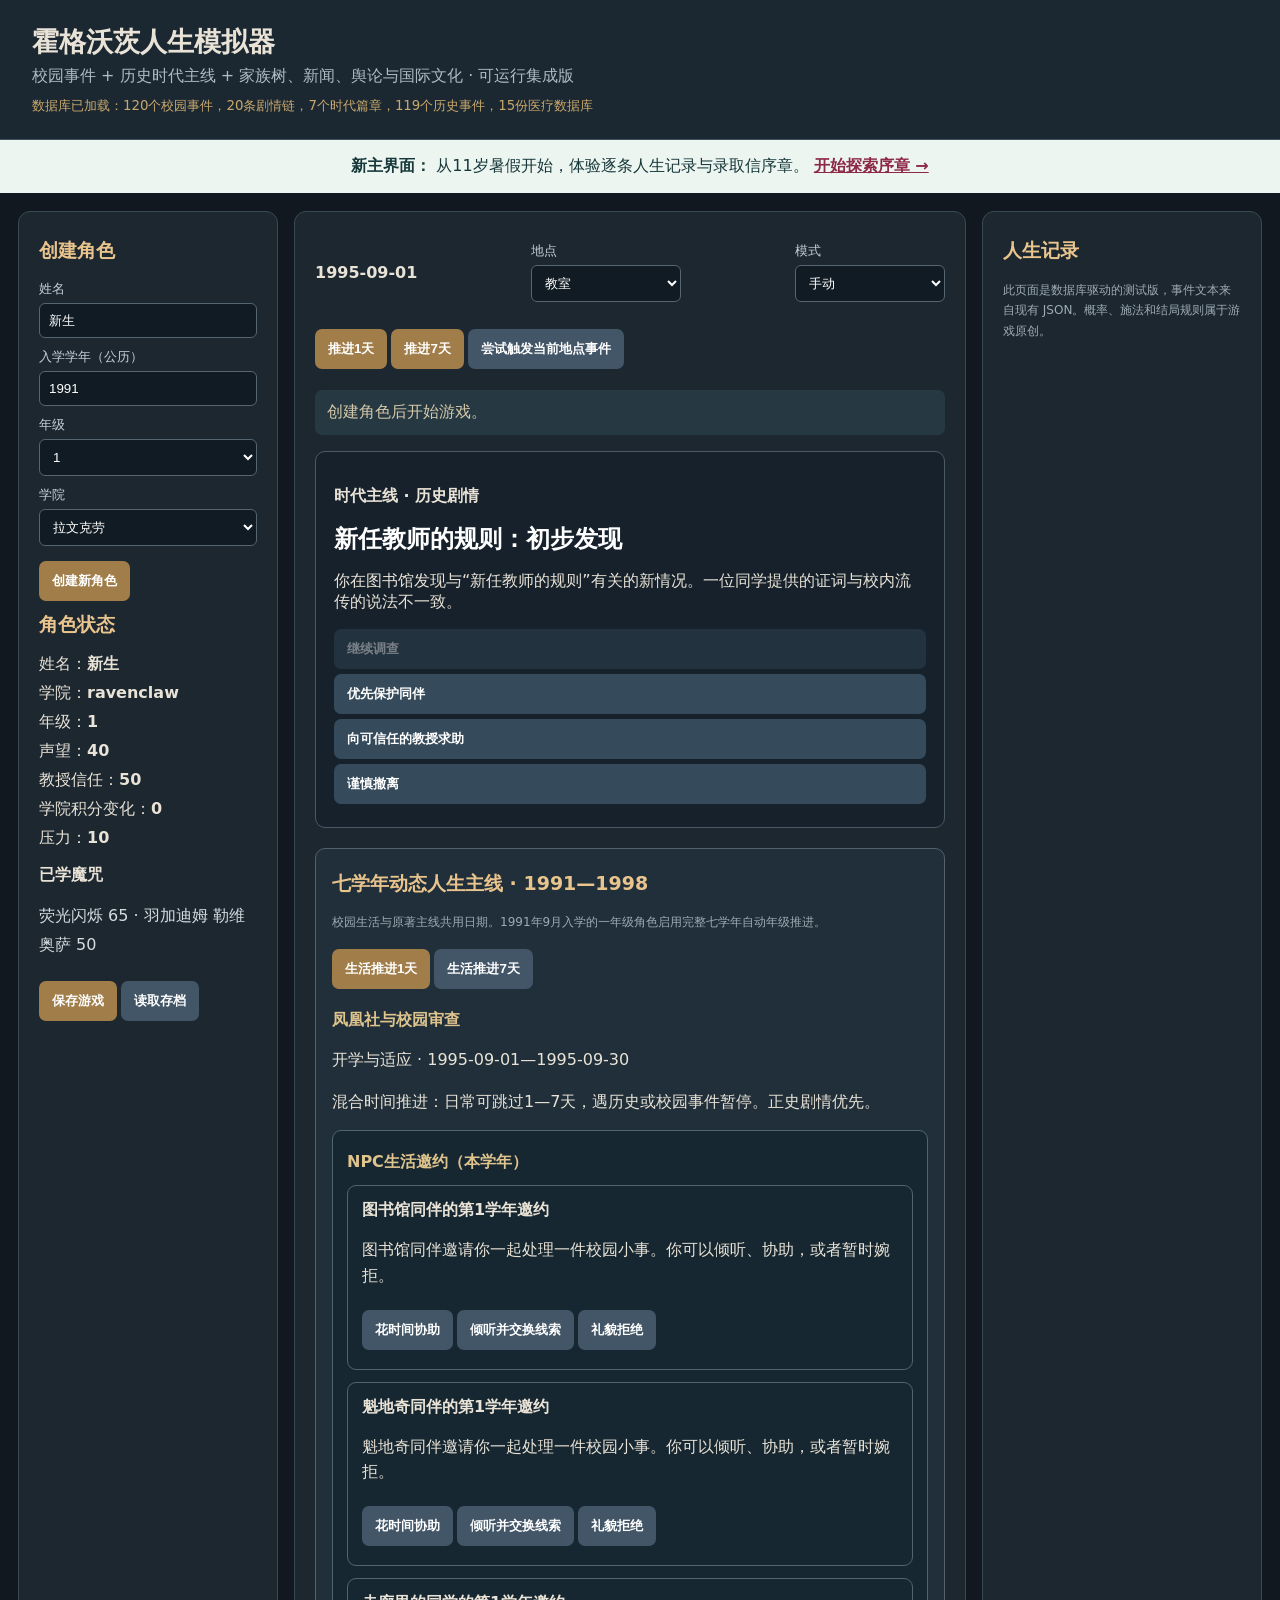
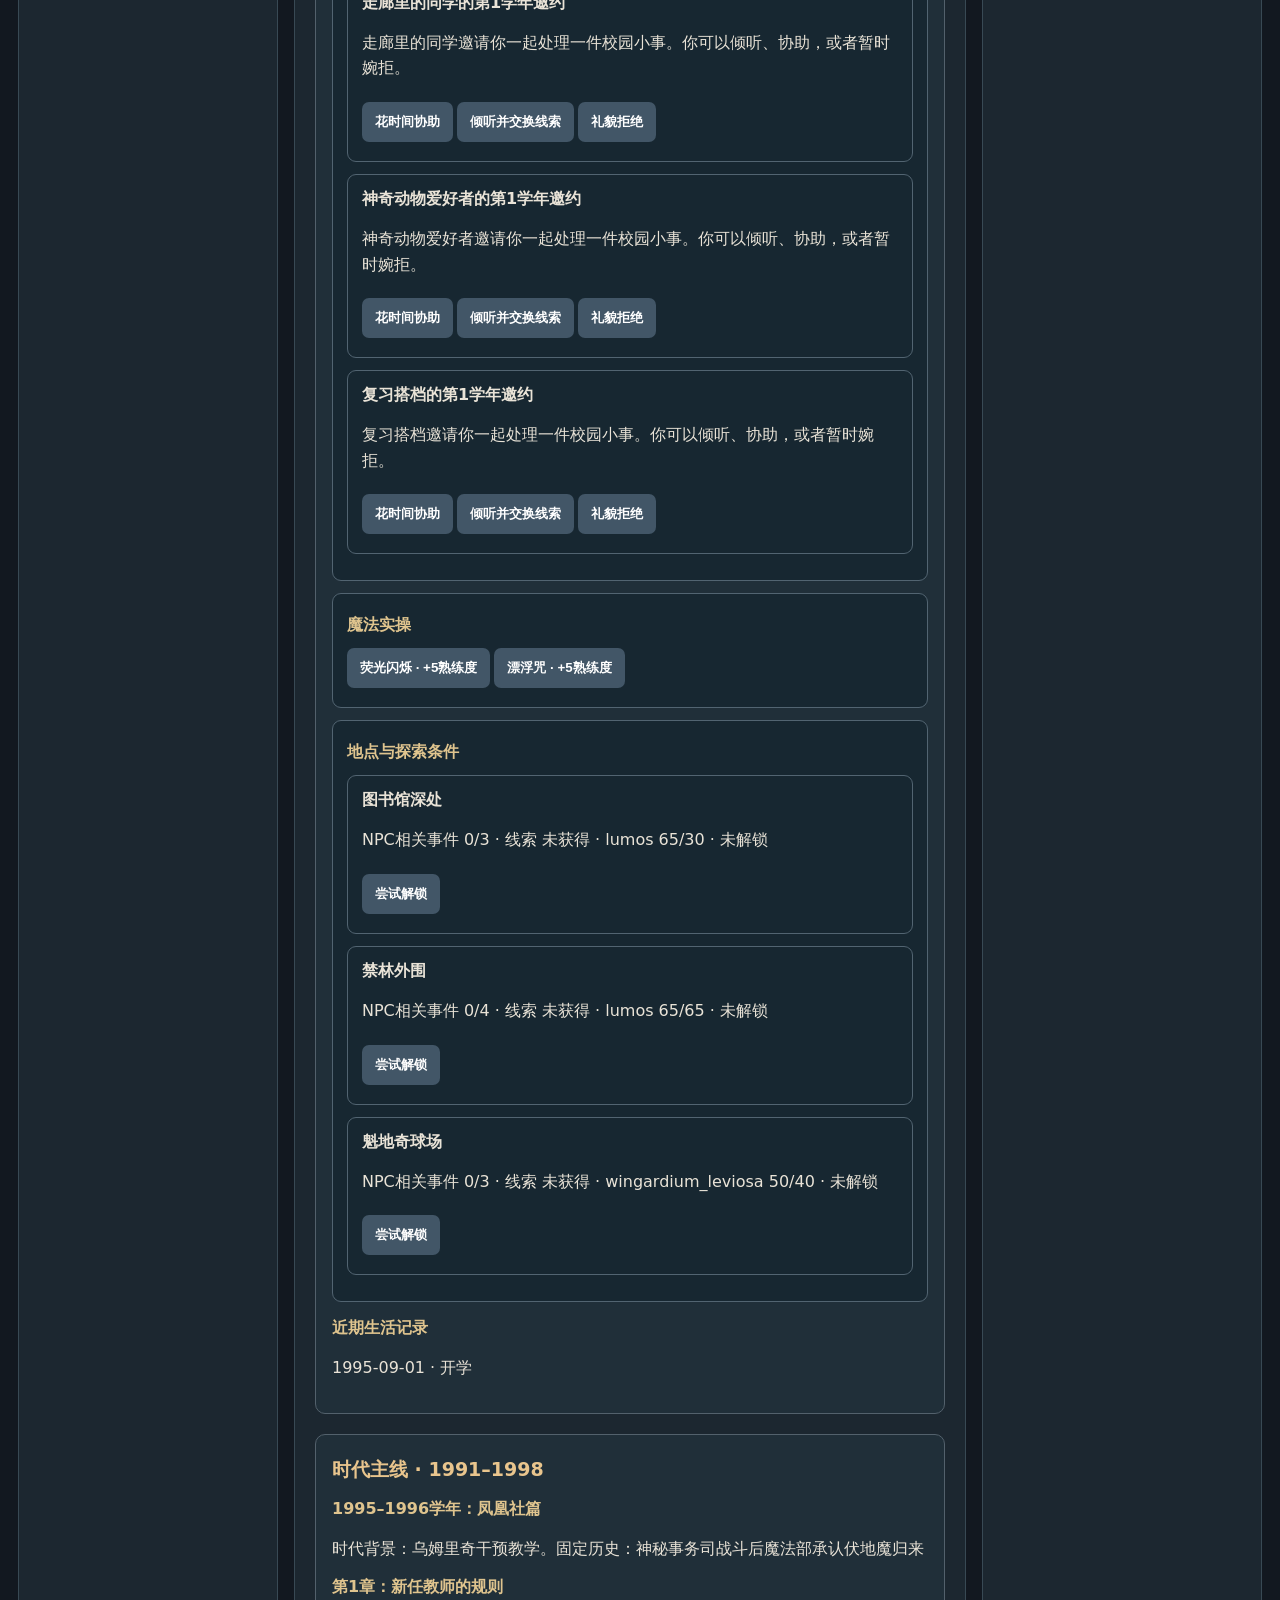
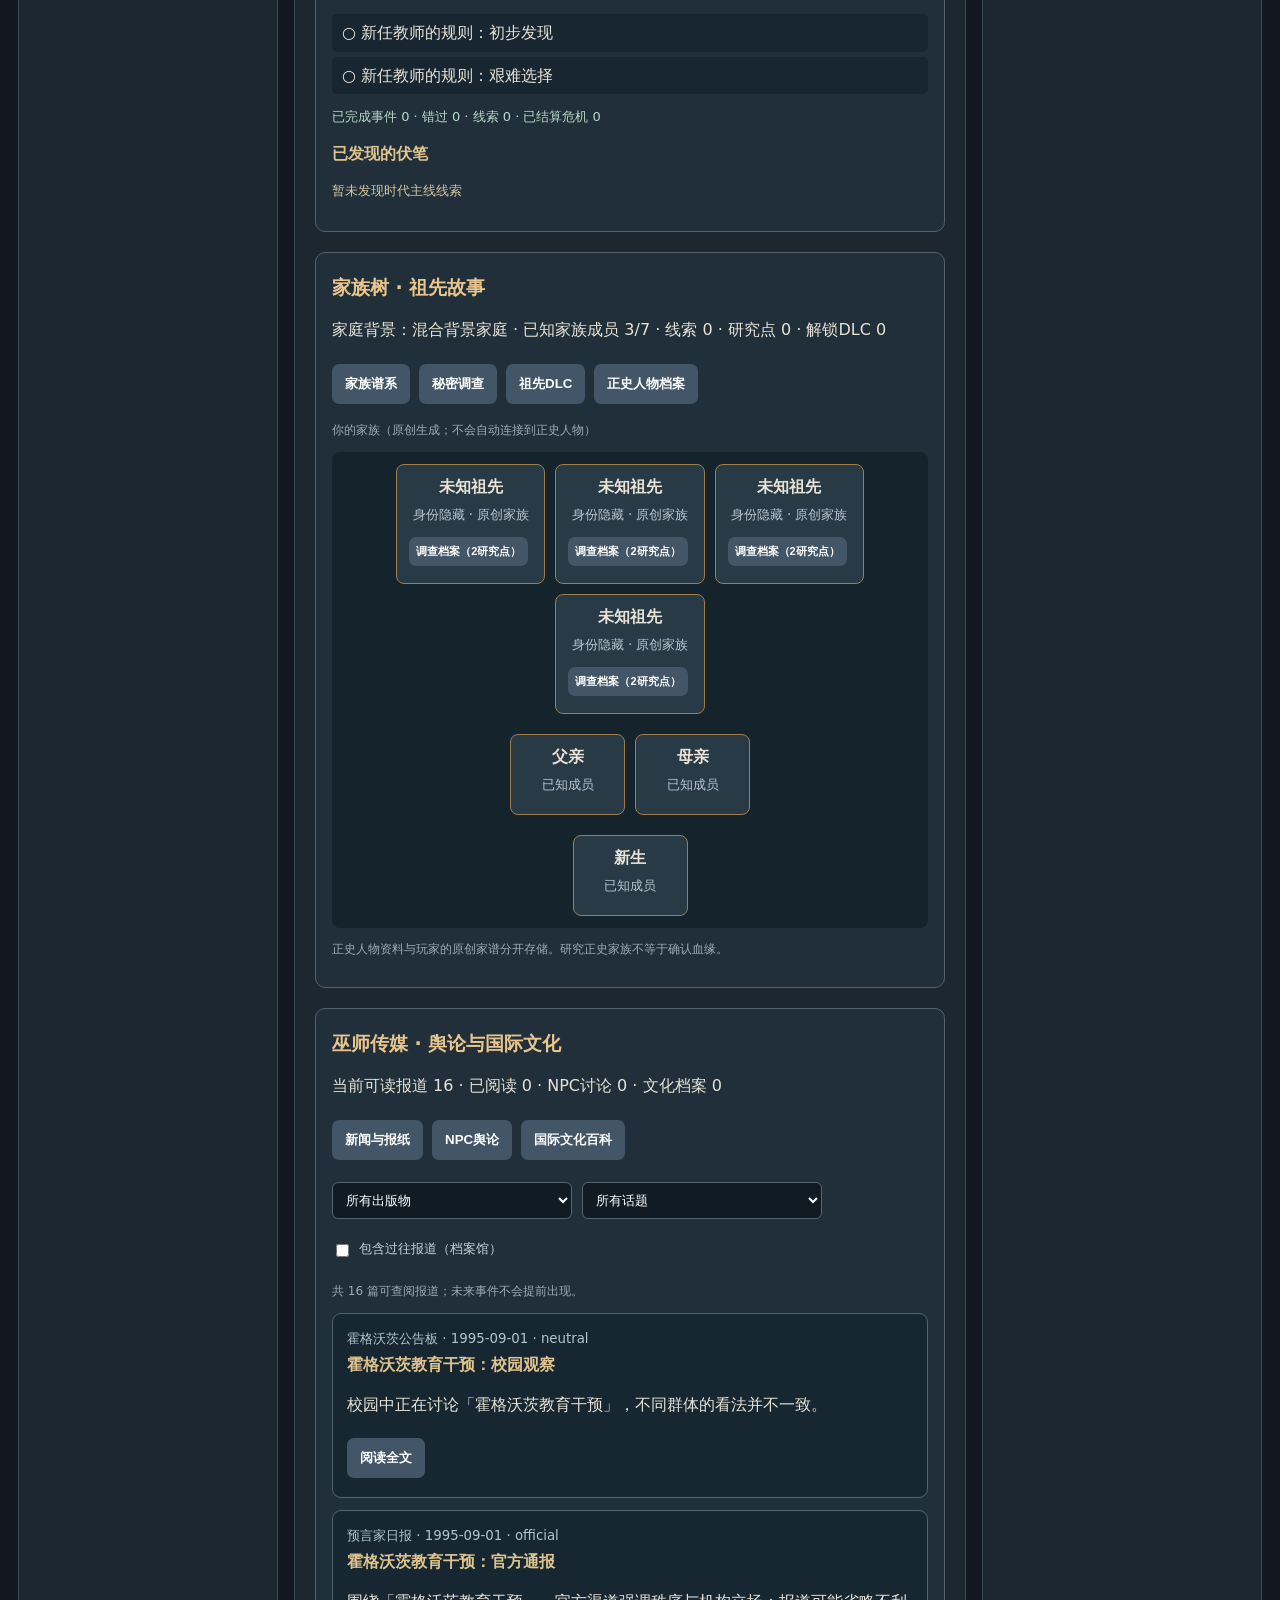
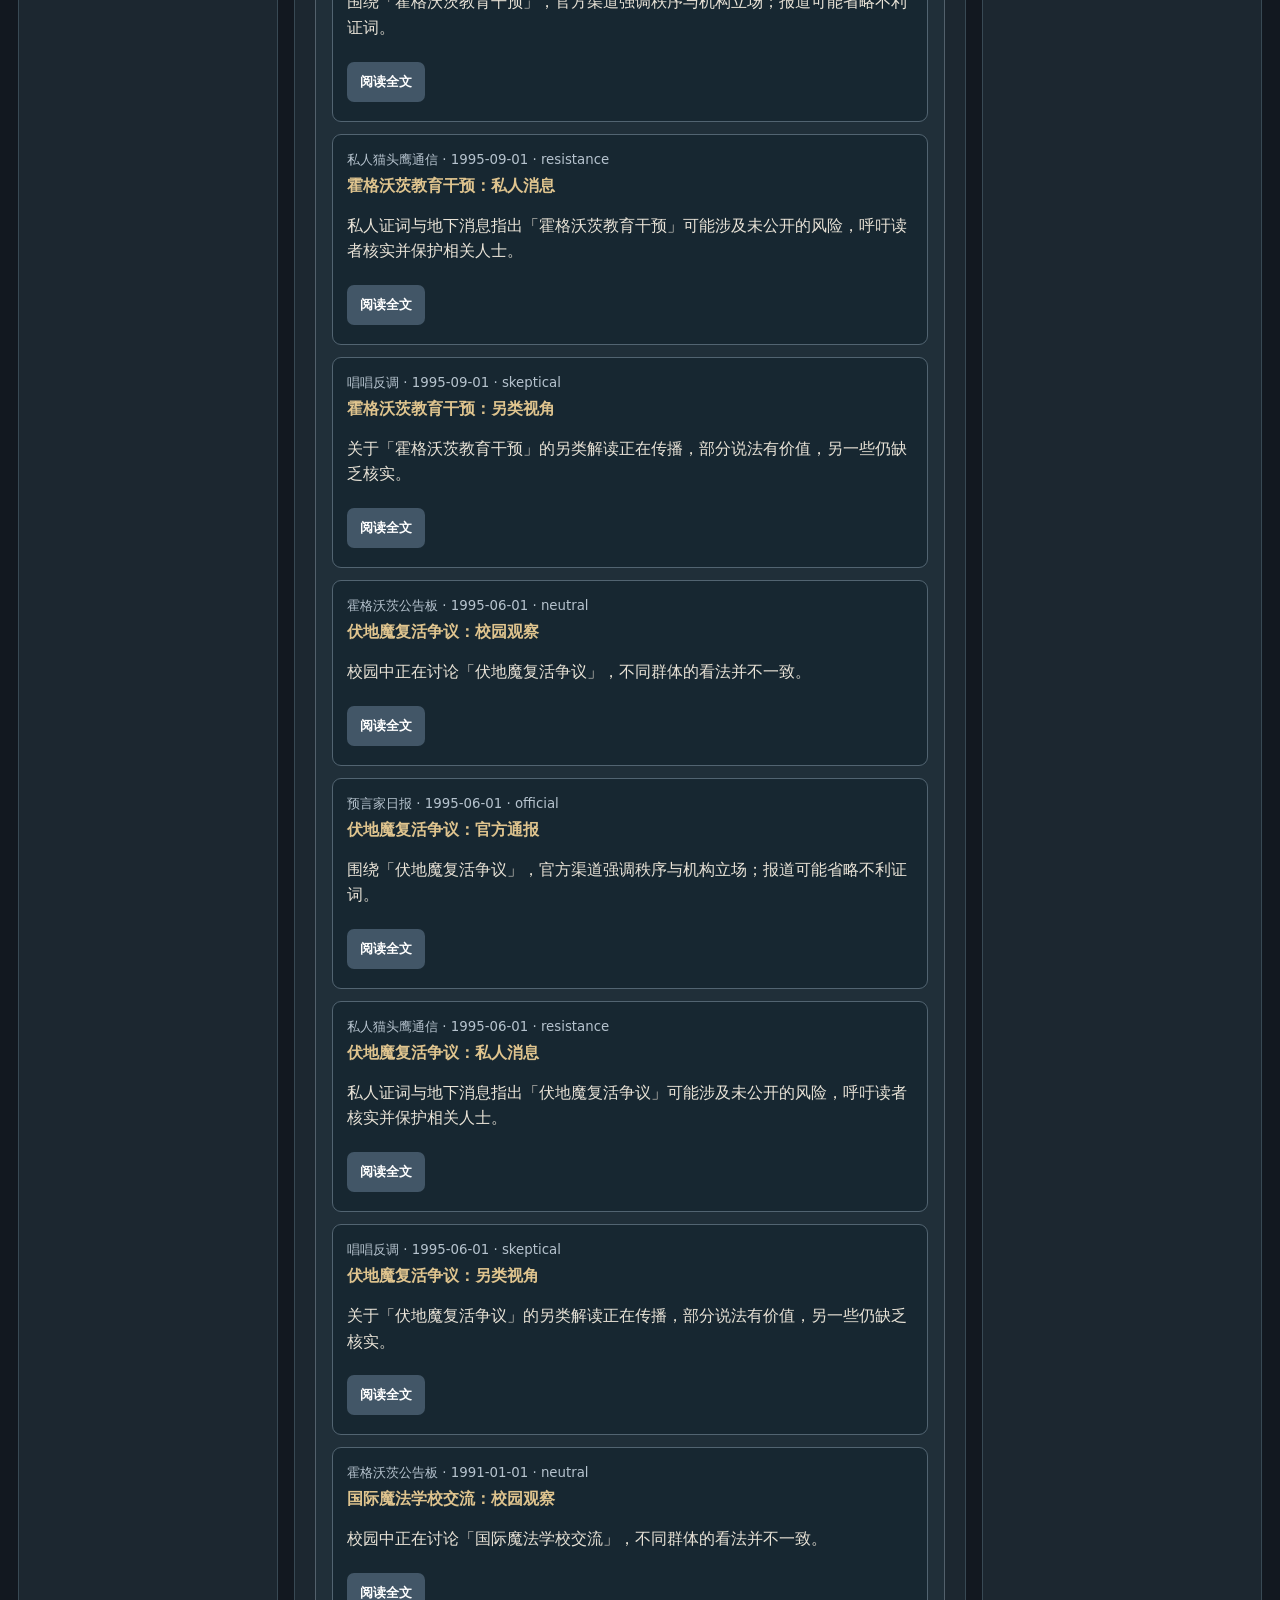
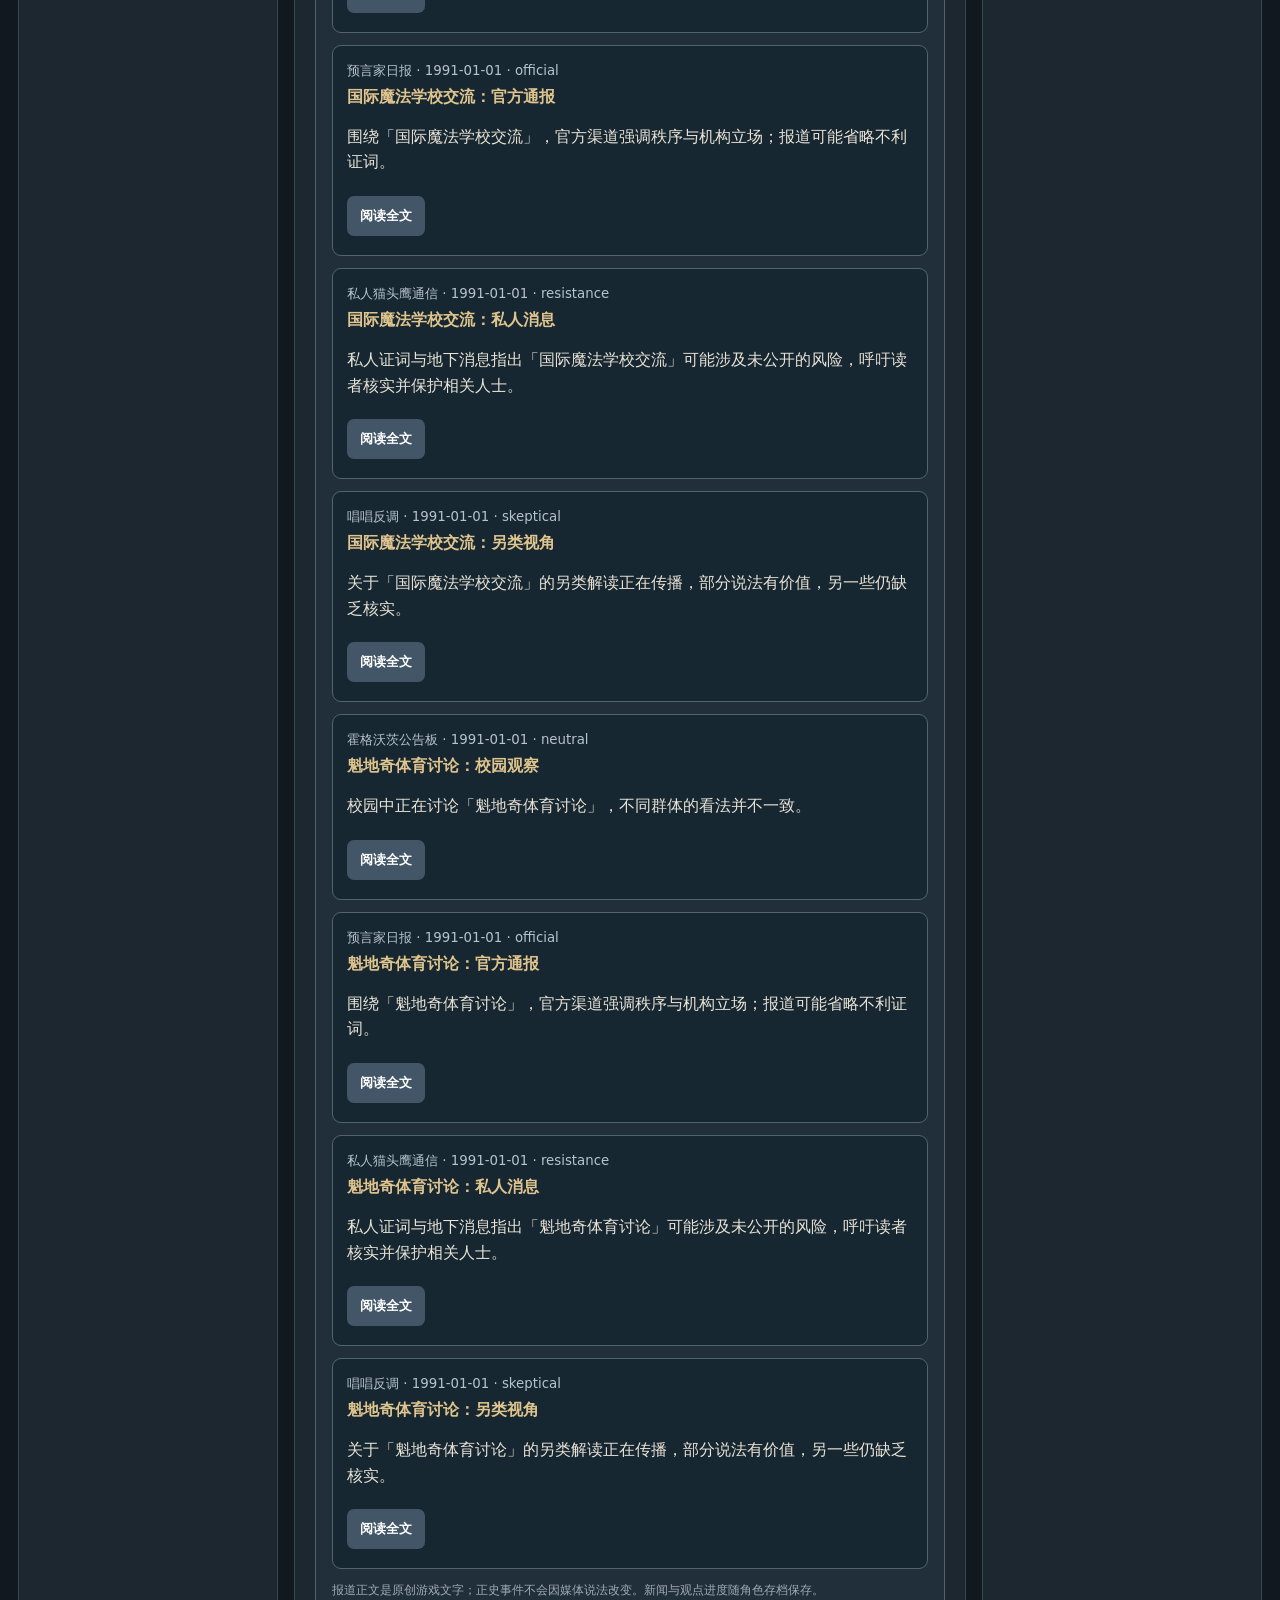
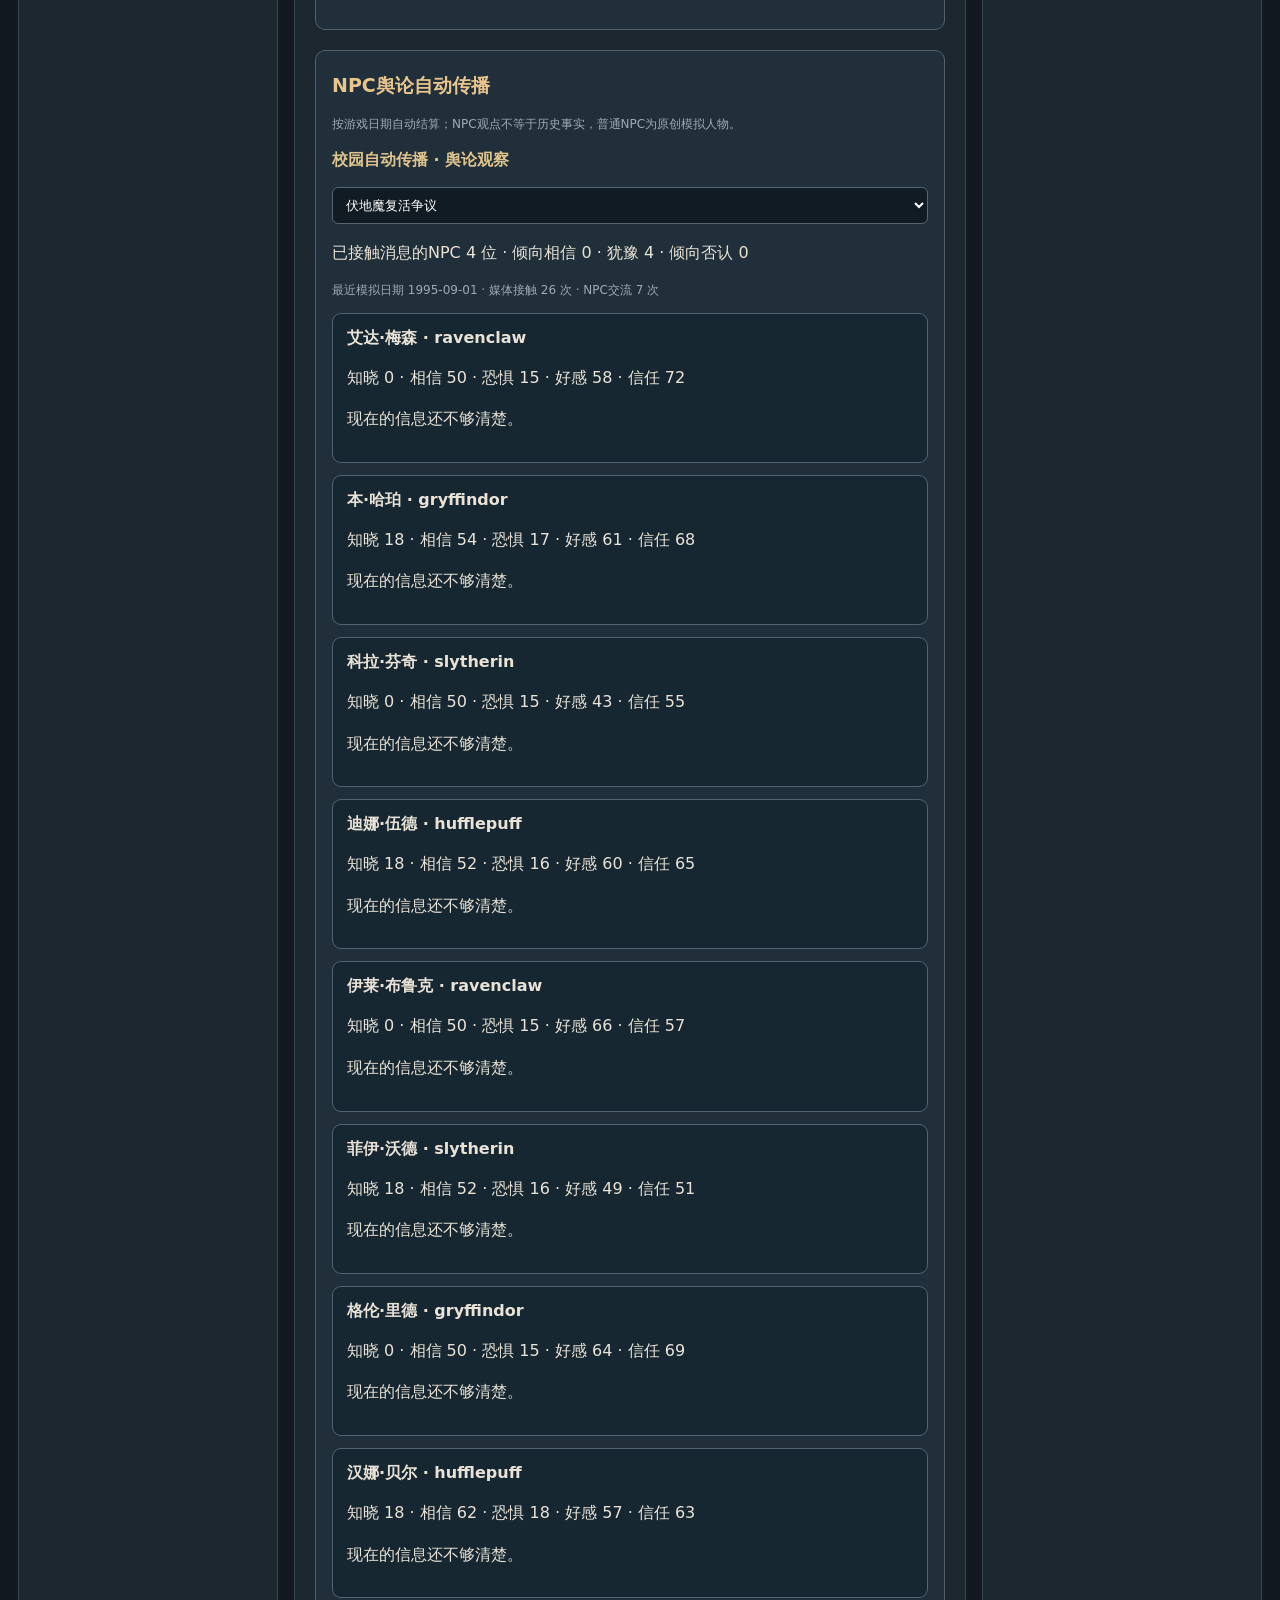
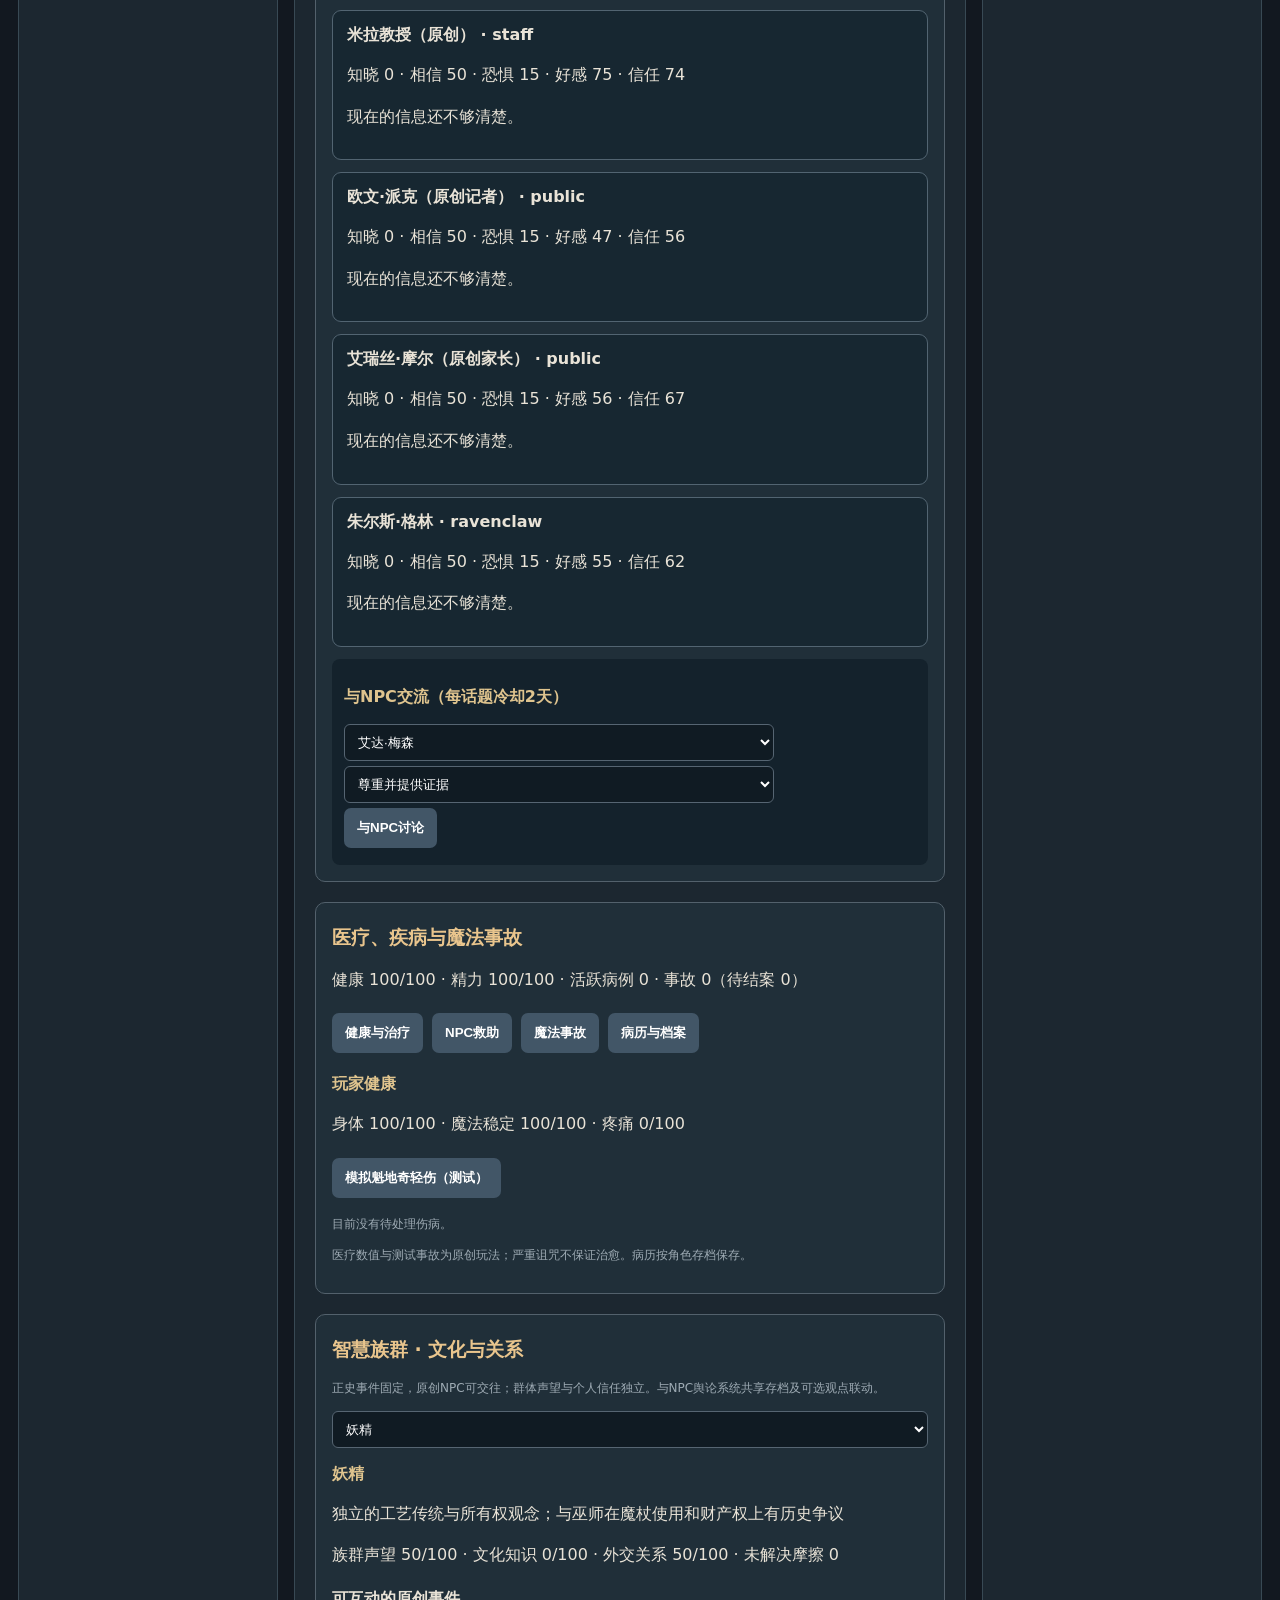
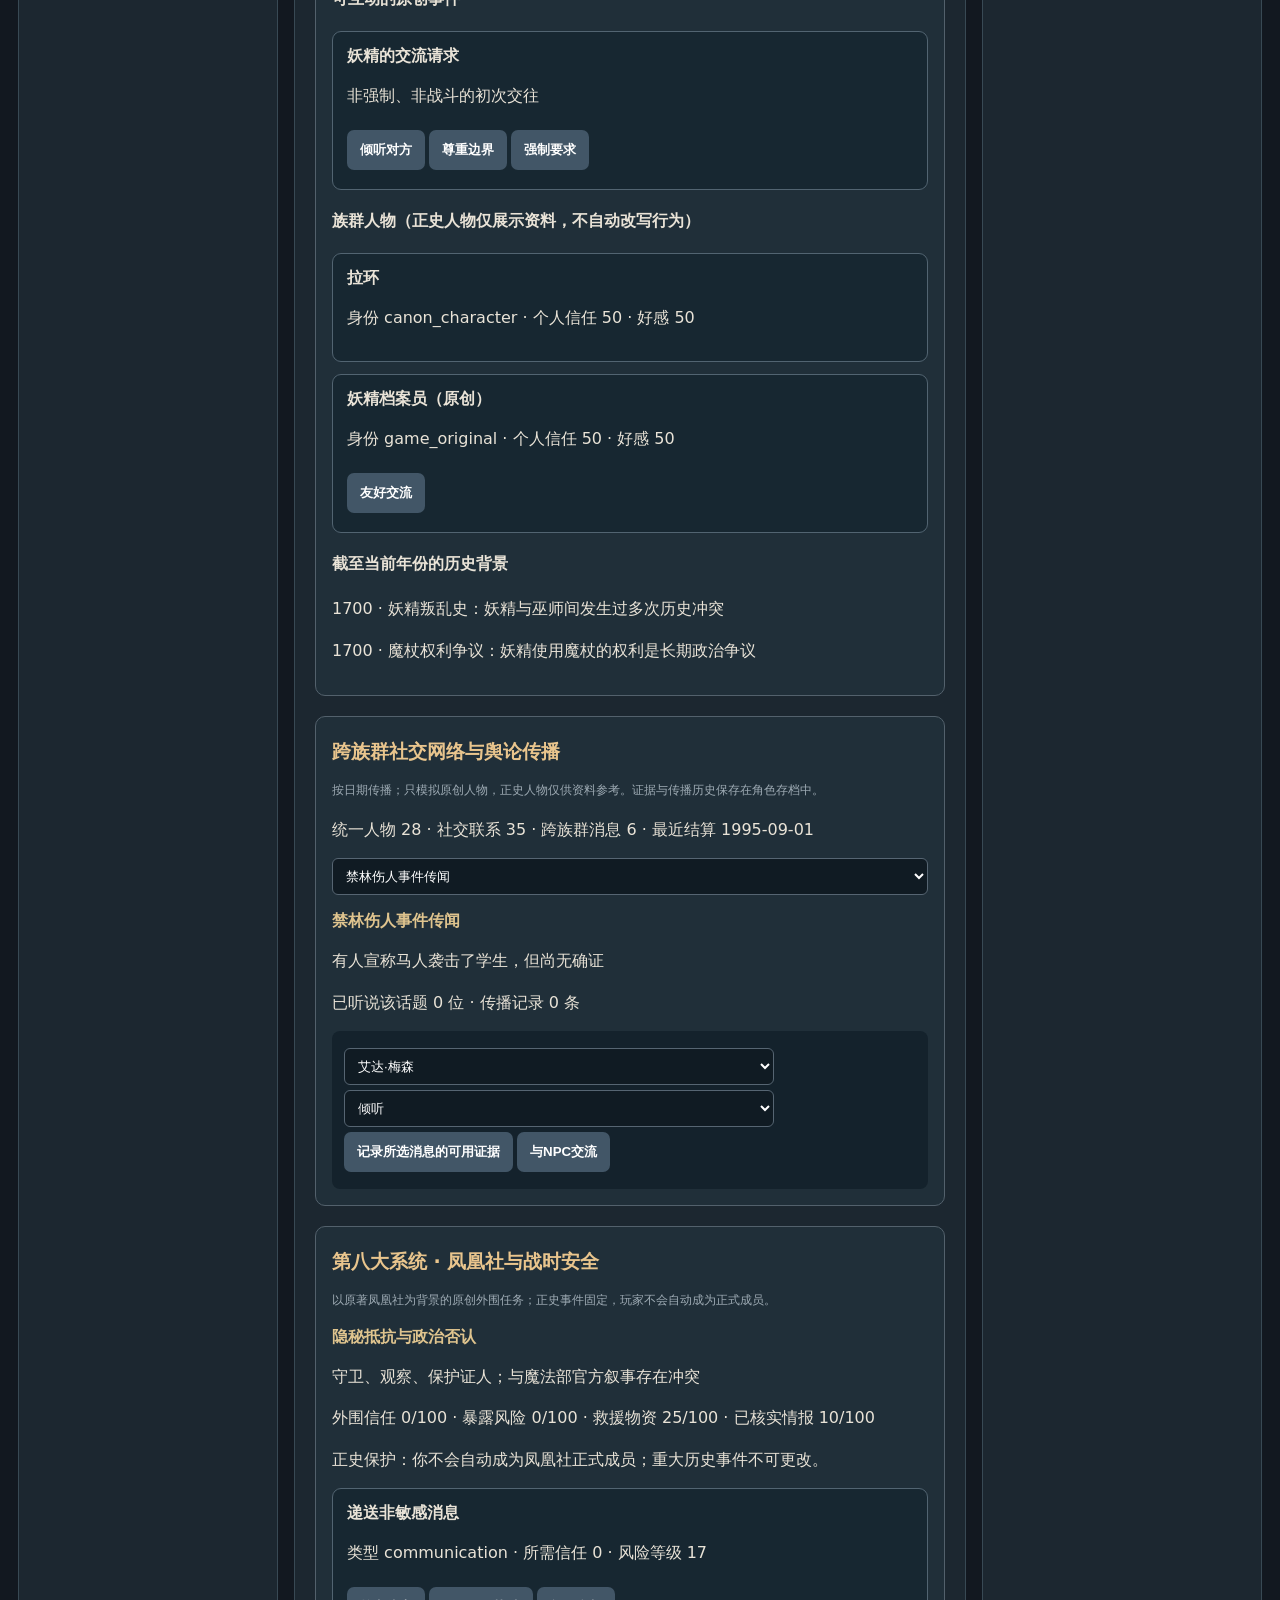
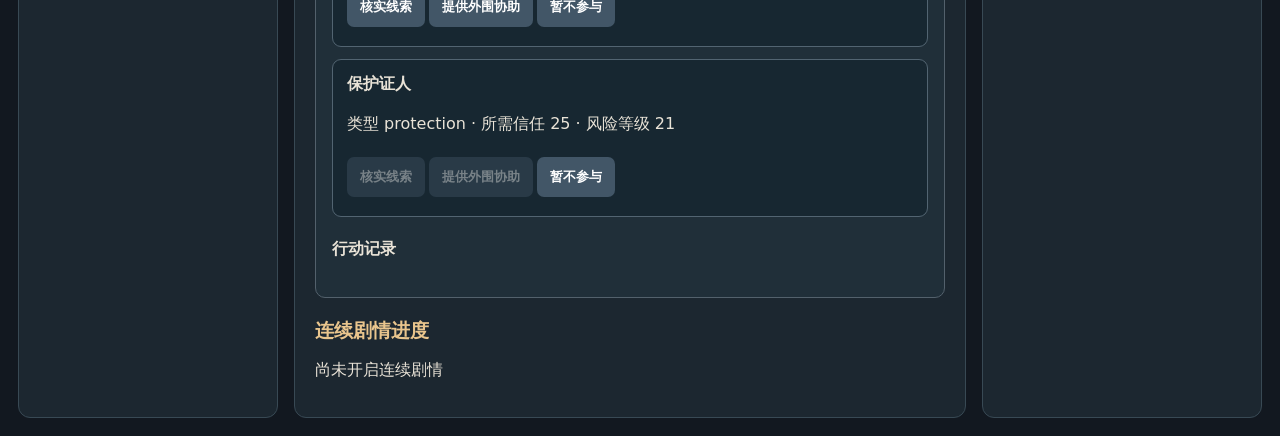
<file: index.html>
<!doctype html><html lang="zh-CN"><head><meta charset="utf-8"><meta name="viewport" content="width=device-width, initial-scale=1"><title>霍格沃茨人生 · 校园事件测试</title><link rel="stylesheet" href="./css/style.css"></head><body><header><h1>霍格沃茨人生模拟器</h1><p>校园事件 + 历史时代主线 + 家族树、新闻、舆论与国际文化 · 可运行集成版</p><small id="status">正在加载数据库…</small></header><div style="padding:16px;background:#edf5f1;color:#17383a;text-align:center"><strong>新主界面：</strong> 从11岁暑假开始，体验逐条人生记录与录取信序章。 <a href="./prologue.html" style="font-weight:bold;color:#8d2847">开始探索序章 →</a></div><main><aside class="panel"><h2>创建角色</h2><label>姓名<input id="nameInput" value="新生"></label><label>入学学年（公历）<input id="yearInput" type="number" min="1900" max="2021" value="1991"></label><label>年级<select id="gradeInput"><option>1</option><option>2</option><option>3</option><option>4</option><option>5</option><option>6</option><option>7</option></select></label><label>学院<select id="houseInput"><option value="ravenclaw">拉文克劳</option><option value="gryffindor">格兰芬多</option><option value="slytherin">斯莱特林</option><option value="hufflepuff">赫奇帕奇</option></select></label><button id="new">创建新角色</button><h2>角色状态</h2><div class="stats"><p>姓名：<b id="playerName"></b></p><p>学院：<b id="house"></b></p><p>年级：<b id="grade"></b></p><p>声望：<b id="reputation"></b></p><p>教授信任：<b id="trust"></b></p><p>学院积分变化：<b id="points"></b></p><p>压力：<b id="stress"></b></p></div><h3>已学魔咒</h3><p id="knownSpells"></p><button id="save">保存游戏</button><button id="load" class="secondary">读取存档</button></aside><section class="panel main"><div class="toolbar"><strong id="date"></strong><label>地点<select id="location"><option value="hogwarts_classroom">教室</option><option value="hogwarts_common_room">公共休息室</option><option value="hogwarts_dormitory">宿舍</option><option value="hogwarts_corridor">走廊</option><option value="hogwarts_library">图书馆</option><option value="hogwarts_grounds">校园户外</option><option value="hogwarts_great_hall">礼堂</option><option value="hogwarts_quidditch_pitch">魁地奇球场</option><option value="hogwarts_forbidden_forest">禁林</option></select></label><label>模式<select id="mode"><option value="manual">手动</option><option value="auto">自动</option></select></label></div><div class="buttons"><button id="next">推进1天</button><button id="week">推进7天</button><button id="find" class="secondary">尝试触发当前地点事件</button></div><p id="notice" class="notice">创建角色后开始游戏。</p><article id="event"></article><section class="story-panel" id="lifePanel"><h2>七学年动态人生主线 · 1991—1998</h2><p class="hint">校园生活与原著主线共用日期。1991年9月入学的一年级角色启用完整七学年自动年级推进。</p><div class="buttons"><button id="lifeNext">生活推进1天</button><button id="lifeWeek" class="secondary">生活推进7天</button></div><div id="lifeContent"></div></section><section class="story-panel"><h2>时代主线 · 1991–1998</h2><h3 id="storyArc"></h3><p id="storyContext"></p><h3 id="storyChapter"></h3><div id="objectives"></div><p id="storyProgress"></p><h3>已发现的伏笔</h3><div id="clues"></div></section><section class="story-panel" id="familyPanel"><h2>家族树 · 祖先故事</h2><p id="familySummary"></p><div class="family-actions"><button id="familyTabTree" class="secondary">家族谱系</button><button id="familyTabSecrets" class="secondary">秘密调查</button><button id="familyTabStories" class="secondary">祖先DLC</button><button id="familyTabPeople" class="secondary">正史人物档案</button></div><div id="familyContent"></div><p class="hint">正史人物资料与玩家的原创家谱分开存储。研究正史家族不等于确认血缘。</p></section><section class="story-panel" id="mediaPanel"><h2>巫师传媒 · 舆论与国际文化</h2><p id="mediaSummary"></p><div class="family-actions"><button id="mediaTabNews" class="secondary">新闻与报纸</button><button id="mediaTabOpinion" class="secondary">NPC舆论</button><button id="mediaTabCulture" class="secondary">国际文化百科</button></div><div id="mediaContent"></div><p class="hint">报道正文是原创游戏文字；正史事件不会因媒体说法改变。新闻与观点进度随角色存档保存。</p></section><section class="story-panel"><h2>NPC舆论自动传播</h2><p class="hint">按游戏日期自动结算；NPC观点不等于历史事实，普通NPC为原创模拟人物。</p><div id="npcOpinionContent"></div></section><section class="story-panel" id="medicalPanel"><h2>医疗、疾病与魔法事故</h2><p id="medicalSummary"></p><div id="medicalContent"></div><p class="hint">医疗数值与测试事故为原创玩法；严重诅咒不保证治愈。病历按角色存档保存。</p></section><section class="story-panel" id="sentientPanel"><h2>智慧族群 · 文化与关系</h2><p class="hint">正史事件固定，原创NPC可交往；群体声望与个人信任独立。与NPC舆论系统共享存档及可选观点联动。</p><div id="sentientContent"></div></section><section class="story-panel" id="crossGroupPanel"><h2>跨族群社交网络与舆论传播</h2><p class="hint">按日期传播；只模拟原创人物，正史人物仅供资料参考。证据与传播历史保存在角色存档中。</p><div id="crossGroupContent"></div></section><section class="story-panel" id="orderPanel"><h2>第八大系统 · 凤凰社与战时安全</h2><p class="hint">以原著凤凰社为背景的原创外围任务；正史事件固定，玩家不会自动成为正式成员。</p><div id="orderContent"></div></section><h2>连续剧情进度</h2><div id="stories"></div></section><aside class="panel"><h2>人生记录</h2><div id="journal"></div><p class="hint">此页面是数据库驱动的测试版，事件文本来自现有 JSON。概率、施法和结局规则属于游戏原创。</p></aside></main><script type="module" src="./js/app.js"></script></body></html>
</file>
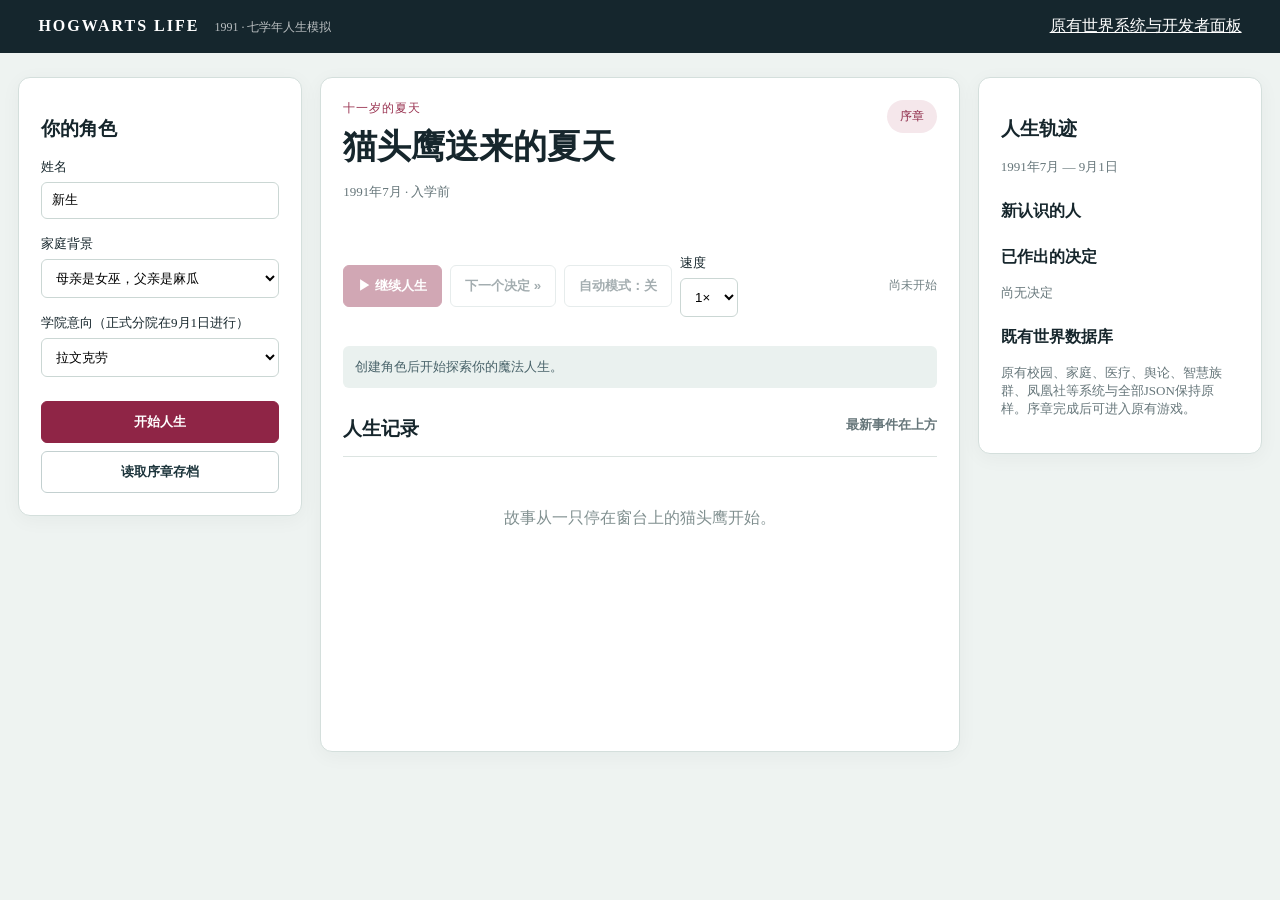
<file: prologue.html>
<!doctype html><html lang="zh-CN"><head><meta charset="utf-8"><meta name="viewport" content="width=device-width,initial-scale=1"><title>霍格沃茨人生 · 序章</title><link rel="stylesheet" href="./css/prologue.css"></head><body><header><div><strong>HOGWARTS LIFE</strong><span>1991 · 七学年人生模拟</span></div><nav><a href="./index.html">原有世界系统与开发者面板</a></nav></header><main><aside class="panel"><h2>你的角色</h2><div id="setup"><label>姓名<input id="charName" value="新生" maxlength="30"></label><label>家庭背景<select id="background"><option value="mixed">母亲是女巫，父亲是麻瓜</option><option value="muggle">麻瓜家庭</option><option value="pure">巫师家庭</option><option value="guardian">监护人家庭</option></select></label><label>学院意向（正式分院在9月1日进行）<select id="house"><option value="ravenclaw">拉文克劳</option><option value="gryffindor">格兰芬多</option><option value="hufflepuff">赫奇帕奇</option><option value="slytherin">斯莱特林</option></select></label><button id="begin">开始人生</button><button id="restore" class="outline">读取序章存档</button></div><div id="profile" hidden><h3 id="profileName"></h3><p id="profileBackground"></p><p id="profilePet"></p><div id="stats"></div><h3>入学资金与物品</h3><div id="wallet"></div><div id="inventory"></div><h3>魔杖与人物记忆</h3><div id="wandDetails"></div><div id="memoryDetails"></div><button id="save" class="outline">保存序章</button><button id="restart" class="ghost">重新开始</button></div></aside><section class="panel story"><div class="top"><div><div class="eyebrow">十一岁的夏天</div><h1>猫头鹰送来的夏天</h1><p id="date">1991年7月 · 入学前</p></div><div class="tag" id="phase">序章</div></div><div class="controls"><button id="continue" disabled>▶ 继续人生</button><button id="nextDecision" class="outline" disabled>下一个决定 »</button><button id="auto" class="outline" disabled>自动模式：关</button><label>速度 <select id="speed"><option value="1">1×</option><option value="2">2×</option><option value="4">4×</option><option value="8">8×</option></select></label><span id="counter">尚未开始</span></div><p id="notice" role="status">创建角色后开始探索你的魔法人生。</p><div id="decision"></div><h2 class="sectionTitle">人生记录 <small>最新事件在上方</small></h2><div id="records" aria-live="polite"><div class="empty">故事从一只停在窗台上的猫头鹰开始。</div></div></section><aside class="panel"><h2>人生轨迹</h2><p class="muted">1991年7月 — 9月1日</p><div id="progress"></div><h3>新认识的人</h3><div id="newFriends"></div><h3>已作出的决定</h3><div id="decisionsList" class="muted">尚无决定</div><h3>既有世界数据库</h3><p class="muted">原有校园、家庭、医疗、舆论、智慧族群、凤凰社等系统与全部JSON保持原样。序章完成后可进入原有游戏。</p></aside></main><script type="module" src="./js/prologueApp.js"></script></body></html>
</file>
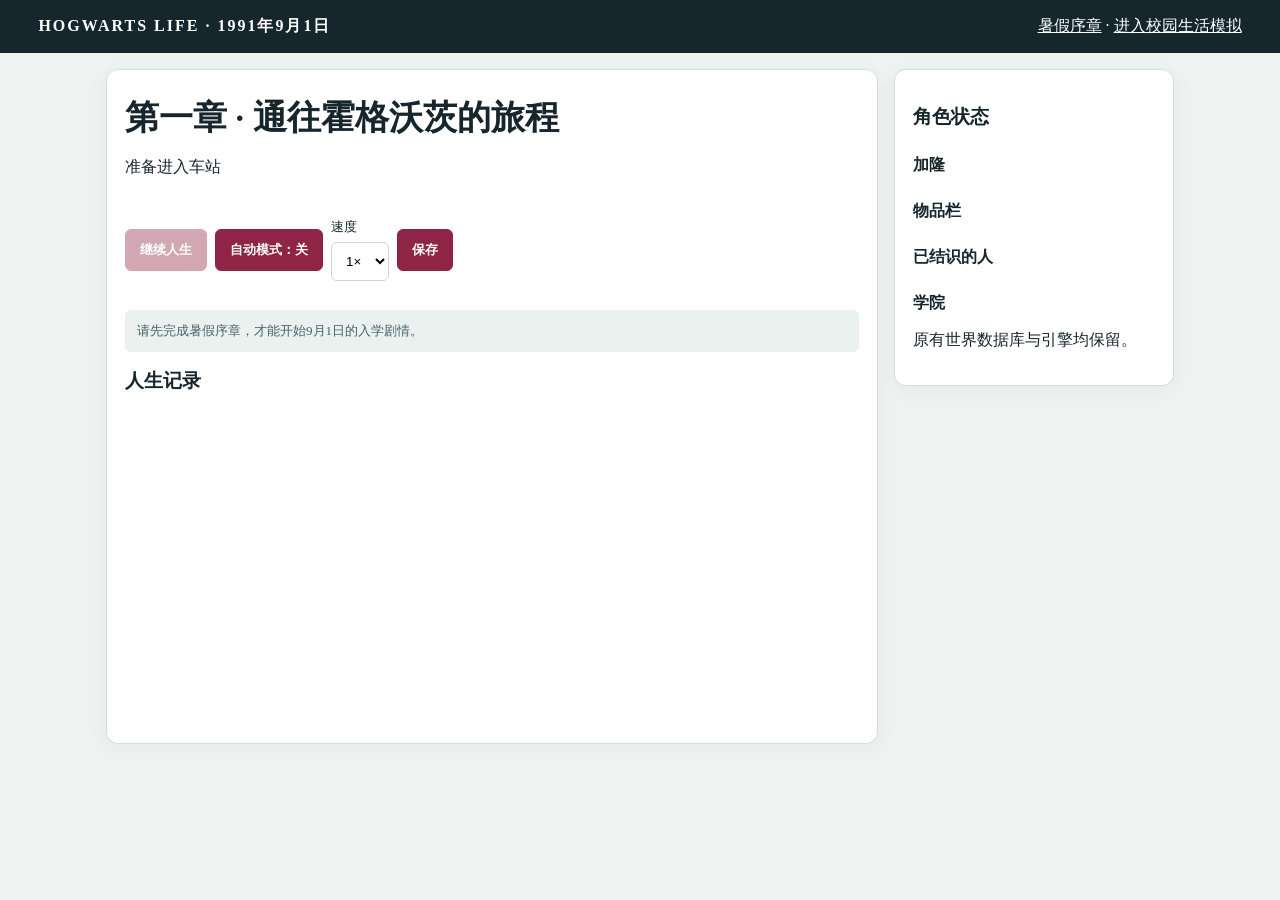
<file: september.html>
<!doctype html><html lang="zh-CN"><head><meta charset="utf-8"><meta name="viewport" content="width=device-width,initial-scale=1"><title>霍格沃茨人生 · 九月一日</title><link rel="stylesheet" href="./css/prologue.css"><style>main{max-width:1100px;margin:auto;display:grid;grid-template-columns:minmax(0,1fr) 280px;gap:16px;padding:16px}.story{min-width:0}.entry{padding:12px 0;border-bottom:1px solid #7773}.entry time{opacity:.65;font-size:12px}.decision button{display:block;width:100%;margin:7px 0}.controls{display:flex;gap:8px;flex-wrap:wrap}.panel{padding:18px}button{cursor:pointer}#records{max-height:60vh;overflow:auto}#quiz button{display:block;width:100%;margin:8px 0}#quiz button.selected{outline:2px solid #bba36b}@media(max-width:740px){main{display:block;padding:8px}.panel{margin-bottom:12px}#records{max-height:none}}</style></head><body><header><strong>HOGWARTS LIFE · 1991年9月1日</strong><nav><a href="./prologue.html">暑假序章</a> · <a href="./simulation.html">进入校园生活模拟</a></nav></header><main><section class="panel story"><h1>第一章 · 通往霍格沃茨的旅程</h1><p id="status">准备进入车站</p><div class="controls"><button id="continue">继续人生</button><button id="auto">自动模式：关</button><label>速度 <select id="speed"><option value="1">1×</option><option value="2">2×</option><option value="4">4×</option><option value="8">8×</option></select></label><button id="save">保存</button></div><p id="notice" role="status"></p><div id="decision"></div><h2>人生记录</h2><div id="records"></div></section><aside class="panel"><h2>角色状态</h2><p id="profile"></p><h3>加隆</h3><p id="money"></p><h3>物品栏</h3><p id="inventory"></p><h3>已结识的人</h3><p id="friends"></p><h3>学院</h3><p id="house"></p><p>原有世界数据库与引擎均保留。</p></aside></main><script type="module" src="./js/septemberApp.js"></script></body></html>
</file>
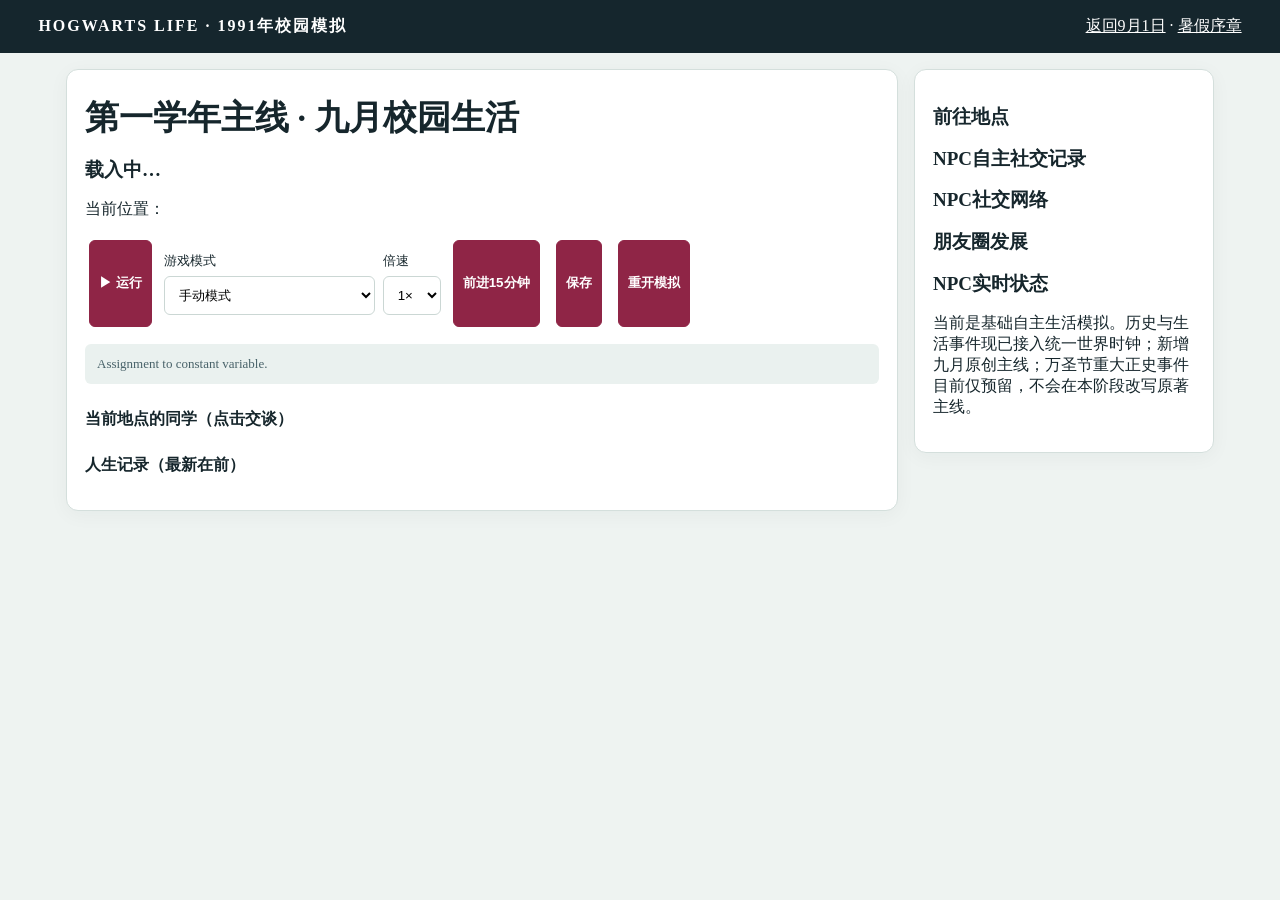
<file: simulation.html>
<!doctype html><html lang="zh-CN"><head><meta charset="utf-8"><meta name="viewport" content="width=device-width,initial-scale=1"><title>霍格沃茨人生 · 校园生活模拟</title><link rel="stylesheet" href="./css/prologue.css"><style>main{max-width:1180px;margin:auto;padding:16px;display:grid;grid-template-columns:minmax(0,1fr) 300px;gap:16px}.panel{padding:18px}.buttons{display:flex;gap:8px;flex-wrap:wrap;margin:10px 0}.buttons button,#people button,#locations button,#decision button{margin:4px;padding:9px}.entry{border-bottom:1px solid #7774;padding:10px 0}#records{max-height:60vh;overflow:auto}@media(max-width:760px){main{display:block;padding:8px}.panel{margin-bottom:12px}#records{max-height:none}}</style></head><body><header><strong>HOGWARTS LIFE · 1991年校园模拟</strong><nav><a href="./september.html">返回9月1日</a> · <a href="./prologue.html">暑假序章</a></nav></header><main><section class="panel"><h1>第一学年主线 · 九月校园生活</h1><h2 id="clock">载入中…</h2><p id="student"></p><p>当前位置：<strong id="current"></strong></p><div class="buttons"><button id="play">▶ 运行</button><label>游戏模式 <select id="mode"><option value="manual">手动模式</option><option value="auto">自动模式（选择由玩家决定）</option><option value="hosted">托管模式（自动随机选择）</option></select></label><label>倍速 <select id="speed"><option value="1">1×</option><option value="2">2×</option><option value="4">4×</option><option value="8">8×</option></select></label><button id="skip">前进15分钟</button><button id="save">保存</button><button id="reset">重开模拟</button></div><p id="notice" role="status"></p><h3>当前地点的同学（点击交谈）</h3><div id="people"></div><div id="decision"></div><h3>人生记录（最新在前）</h3><div id="records"></div></section><aside class="panel"><h2>前往地点</h2><div id="locations"></div><h2>NPC自主社交记录</h2><div id="social"></div><h2>NPC社交网络</h2><div id="network"></div><h2>朋友圈发展</h2><div id="groups"></div><h2>NPC实时状态</h2><div id="npcs"></div><p>当前是基础自主生活模拟。历史与生活事件现已接入统一世界时钟；新增九月原创主线；万圣节重大正史事件目前仅预留，不会在本阶段改写原著主线。</p></aside></main><script type="module" src="./js/simulation/simulationApp.js"></script></body></html>
</file>
<file: css/style.css>
:root{font-family:system-ui,'Microsoft YaHei',sans-serif;color:#e9e3d7;background:#121820}*{box-sizing:border-box}body{margin:0}header{padding:24px 32px;background:#1b2731;border-bottom:1px solid #40515d}header h1{margin:0 0 6px;font-size:27px}header p{margin:0 0 8px;color:#aebbc4}header small{color:#c9a86c}main{display:grid;grid-template-columns:260px minmax(360px,1fr) 280px;gap:16px;padding:18px;max-width:1600px;margin:auto}.panel{background:#1c2730;border:1px solid #384954;border-radius:12px;padding:20px;min-width:0}.main{min-height:620px}h2{font-size:19px;margin:6px 0 16px;color:#e9c58d}h3{font-size:16px}label{display:block;font-size:13px;color:#c6d0d7;margin:10px 0}input,select{display:block;width:100%;margin-top:5px;padding:9px;background:#101b23;border:1px solid #566572;border-radius:6px;color:#fff}button{cursor:pointer;background:#a17d49;color:white;border:0;border-radius:7px;padding:11px 13px;margin:5px 4px 5px 0;font-weight:600}button:hover{background:#b99560}button:disabled{opacity:.42;cursor:not-allowed}.secondary{background:#425667}.toolbar{display:flex;flex-wrap:wrap;align-items:center;justify-content:space-between;gap:8px}.toolbar label{min-width:150px}.buttons{margin:12px 0}.notice{background:#263943;padding:12px;border-radius:7px;color:#d5c8a9}#event{padding:18px;border:1px solid #4a5a64;border-radius:10px;min-height:230px;background:#16212b}#event h2{font-size:24px;color:#fff}#event .choice{display:block;width:100%;text-align:left;background:#354b5b}.stats p{margin:8px 0}#knownSpells{line-height:1.8;color:#d5dce0}.journal-item{border-bottom:1px solid #3c4b56;padding:12px 0}.journal-item p{color:#b7c2cb;font-size:13px;line-height:1.5}.hint{color:#9eabb4;font-size:12px;line-height:1.7}@media(max-width:1050px){main{grid-template-columns:1fr 1fr}.main{grid-column:1/-1;grid-row:1}}@media(max-width:650px){main{grid-template-columns:1fr}.main{grid-column:auto;grid-row:auto}header{padding:18px}}

.story-panel{margin:20px 0;padding:16px;border:1px solid #53616c;border-radius:10px;background:#202f39}.story-panel h3{color:#dfc48e}.story-panel p{line-height:1.6}.story-panel #objectives p{padding:6px 10px;background:#182631;border-radius:5px;margin:5px 0}.story-panel #storyProgress{color:#b8d7c9;font-size:13px}#clues{color:#d5c5a1;font-size:13px}

.family-actions{display:flex;flex-wrap:wrap;gap:5px;margin:12px 0}.family-tree{display:flex;flex-direction:column;align-items:center;gap:20px;padding:12px;background:#15232c;border-radius:8px;overflow:auto}.family-generation{display:flex;justify-content:center;gap:10px;flex-wrap:wrap}.family-node{min-width:115px;max-width:185px;padding:12px;border:1px solid #a17d49;border-radius:8px;background:#273a45;text-align:center}.family-node small{display:block;color:#bac5cd;margin:8px 0}.family-node button{font-size:11px;padding:7px}.family-case{border:1px solid #405665;padding:12px;border-radius:8px;margin:12px 0;background:#182630}.family-case p{line-height:1.6}.family-case small{color:#aab9c6;line-height:1.9}.family-case button{font-size:12px}.family-case h3{margin:3px 0 10px}#familyContent select{max-width:300px}

.media-filters{display:flex;flex-wrap:wrap;gap:10px;align-items:end}.media-filters select{min-width:160px;max-width:240px}.media-filters label{display:flex;gap:7px;align-items:center}.media-filters input[type=checkbox]{width:auto}.media-article{border:1px solid #526471;border-radius:9px;background:#172731;padding:14px;margin:12px 0}.media-article h3{margin:7px 0}.media-article small{color:#b6c3ce}.media-article p{line-height:1.6}.media-paper{background:#e9dfc9;color:#302a23;border-radius:5px;padding:18px;margin:12px 0}.media-paper h3{color:#302a23}.media-form{padding:12px;background:#14222c;border-radius:8px}.media-form input,.media-form select{max-width:430px}
</file>
<file: css/prologue.css>
*{box-sizing:border-box}body{margin:0;background:#eef3f1;color:#16262c;font-family:Georgia,"Noto Serif SC","Microsoft YaHei",serif}header{background:#15262d;color:white;display:flex;justify-content:space-between;align-items:center;padding:16px 3vw}header strong{letter-spacing:2px}header span{font-size:12px;opacity:.7;margin-left:15px}a{color:inherit}main{display:grid;grid-template-columns:minmax(230px,1fr) minmax(480px,2.25fr) minmax(230px,1fr);gap:18px;max-width:1600px;margin:24px auto;padding:0 18px;align-items:start}.panel{background:#fff;border:1px solid #d4dfdc;border-radius:12px;padding:22px;box-shadow:0 4px 20px #1933330b}.story{min-height:75vh}.top{display:flex;justify-content:space-between;gap:12px}.eyebrow{color:#9a3452;letter-spacing:1px;font-size:12px;text-transform:uppercase}h1{font-size:34px;margin:7px 0}h2{font-size:19px}h3{font-size:16px;margin-top:25px}.top p,.muted,small{color:#66767a;font-size:13px}.tag{background:#f5e7eb;color:#8d2847;padding:8px 13px;border-radius:20px;height:max-content;font-size:12px}.controls{display:flex;gap:8px;flex-wrap:wrap;margin:24px 0 10px;align-items:center}.controls span{font-size:12px;color:#718184;margin-left:auto}button{cursor:pointer;background:#8f2546;color:white;border:1px solid #8f2546;border-radius:6px;padding:11px 14px;font-weight:600}button:hover:not(:disabled){filter:brightness(.94)}button:disabled{opacity:.4;cursor:not-allowed}.outline{background:white;color:#1c343b;border-color:#c3d0d0}.ghost{background:transparent;color:#a43e50;border-color:transparent}label{display:block;font-size:13px;margin:16px 0}input,select{width:100%;display:block;padding:10px;margin-top:6px;border:1px solid #cbd7d4;border-radius:6px;background:white}#setup button,#profile button{width:100%;margin-top:8px}#notice{background:#eaf1ef;color:#486269;border-radius:6px;padding:12px;font-size:13px}.sectionTitle{border-bottom:1px solid #dce4e1;padding-bottom:14px;margin-top:28px;display:flex;justify-content:space-between}.entry{display:grid;grid-template-columns:85px 1fr;gap:14px;border-bottom:1px solid #e3eae7;padding:15px 0}.entry time{color:#77878a;font-size:12px}.entry p{margin:5px 0 0;line-height:1.75}.entry strong{font-size:14px}.entry.choice{background:#fbf5f6;padding:15px 9px}.empty{padding:35px 0;color:#819090;text-align:center}.decision{border:1px solid #dcb8c4;border-radius:8px;padding:17px;margin:20px 0;background:#fff8fa}.decision h3{margin:0 0 14px}.decision button{display:block;width:100%;text-align:left;background:white;color:#2c4148;border:1px solid #d9c8cf;margin-top:8px}.meter{margin:13px 0;font-size:12px}.bar{height:7px;border-radius:8px;background:#e5eeeb;margin-top:6px}.fill{height:100%;background:#478a7c;border-radius:8px}.step{padding:10px;border-left:3px solid #d4ddda;font-size:13px}.step.done{border-color:#8f2546}.step.current{background:#f6ebee}.choiceLine{font-size:12px;border-bottom:1px solid #e4eae7;padding:9px 0}@media(max-width:1100px){main{grid-template-columns:1fr 2fr}main>aside:last-child{grid-column:1/-1}}@media(max-width:750px){main{grid-template-columns:1fr}main>aside:last-child{grid-column:auto}h1{font-size:27px}.panel{padding:16px}header span{display:none}}
/* Phase 2: mobile-friendly life simulation panels */
#wallet{font-weight:700;margin:.5rem 0;color:#d9b27a}#inventory,#wandDetails,#memoryDetails,#newFriends{font-size:.86rem;line-height:1.6;overflow-wrap:anywhere;margin:.45rem 0 1rem;color:#dce6ea}
@media(max-width:780px){body{overflow-x:hidden}main{display:flex!important;flex-direction:column!important;padding:12px!important;gap:12px!important}main>.panel{width:100%!important;min-width:0!important;box-sizing:border-box}.controls{display:flex;flex-wrap:wrap;gap:7px}.controls button{min-height:44px;flex:1 1 42%;font-size:.9rem}.story{order:0}main>.panel:first-child{order:1}main>.panel:last-child{order:2}.entry{grid-template-columns:65px minmax(0,1fr)!important}.decision button{min-height:44px}}
</file>
